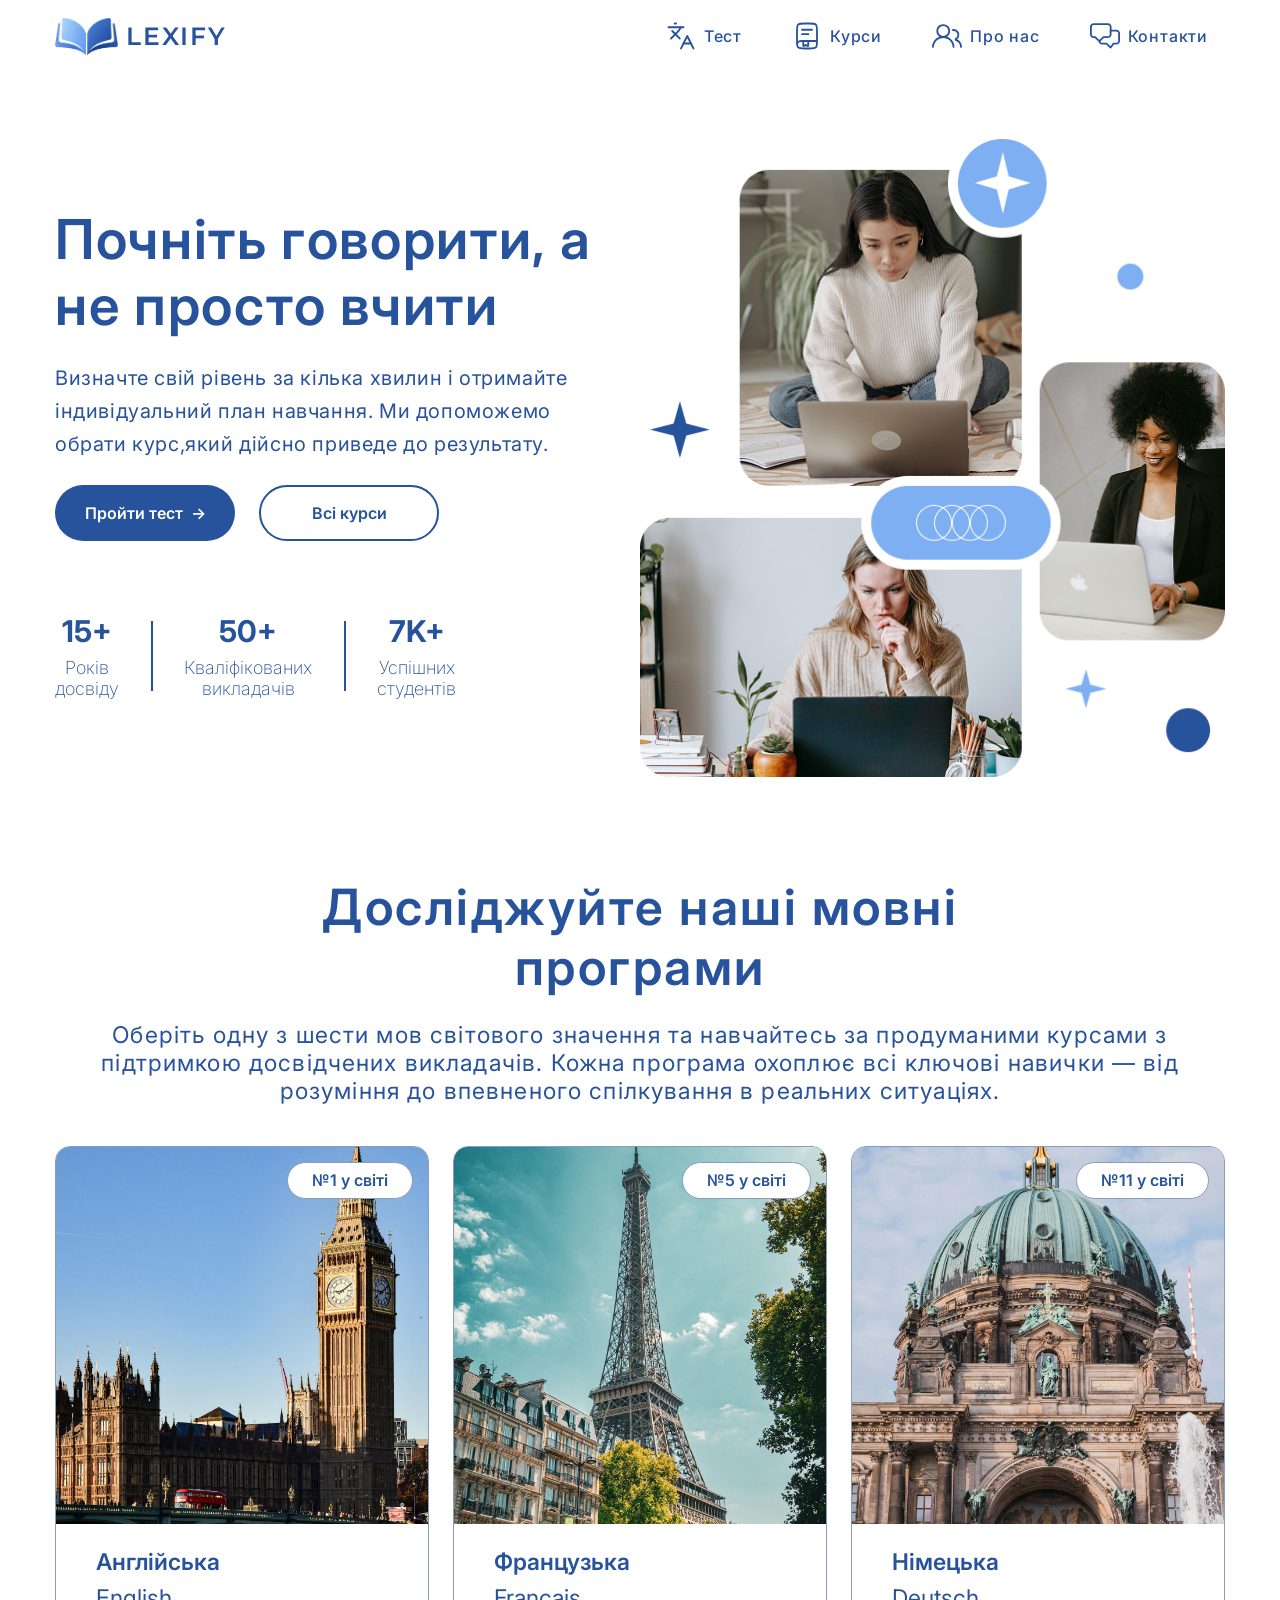
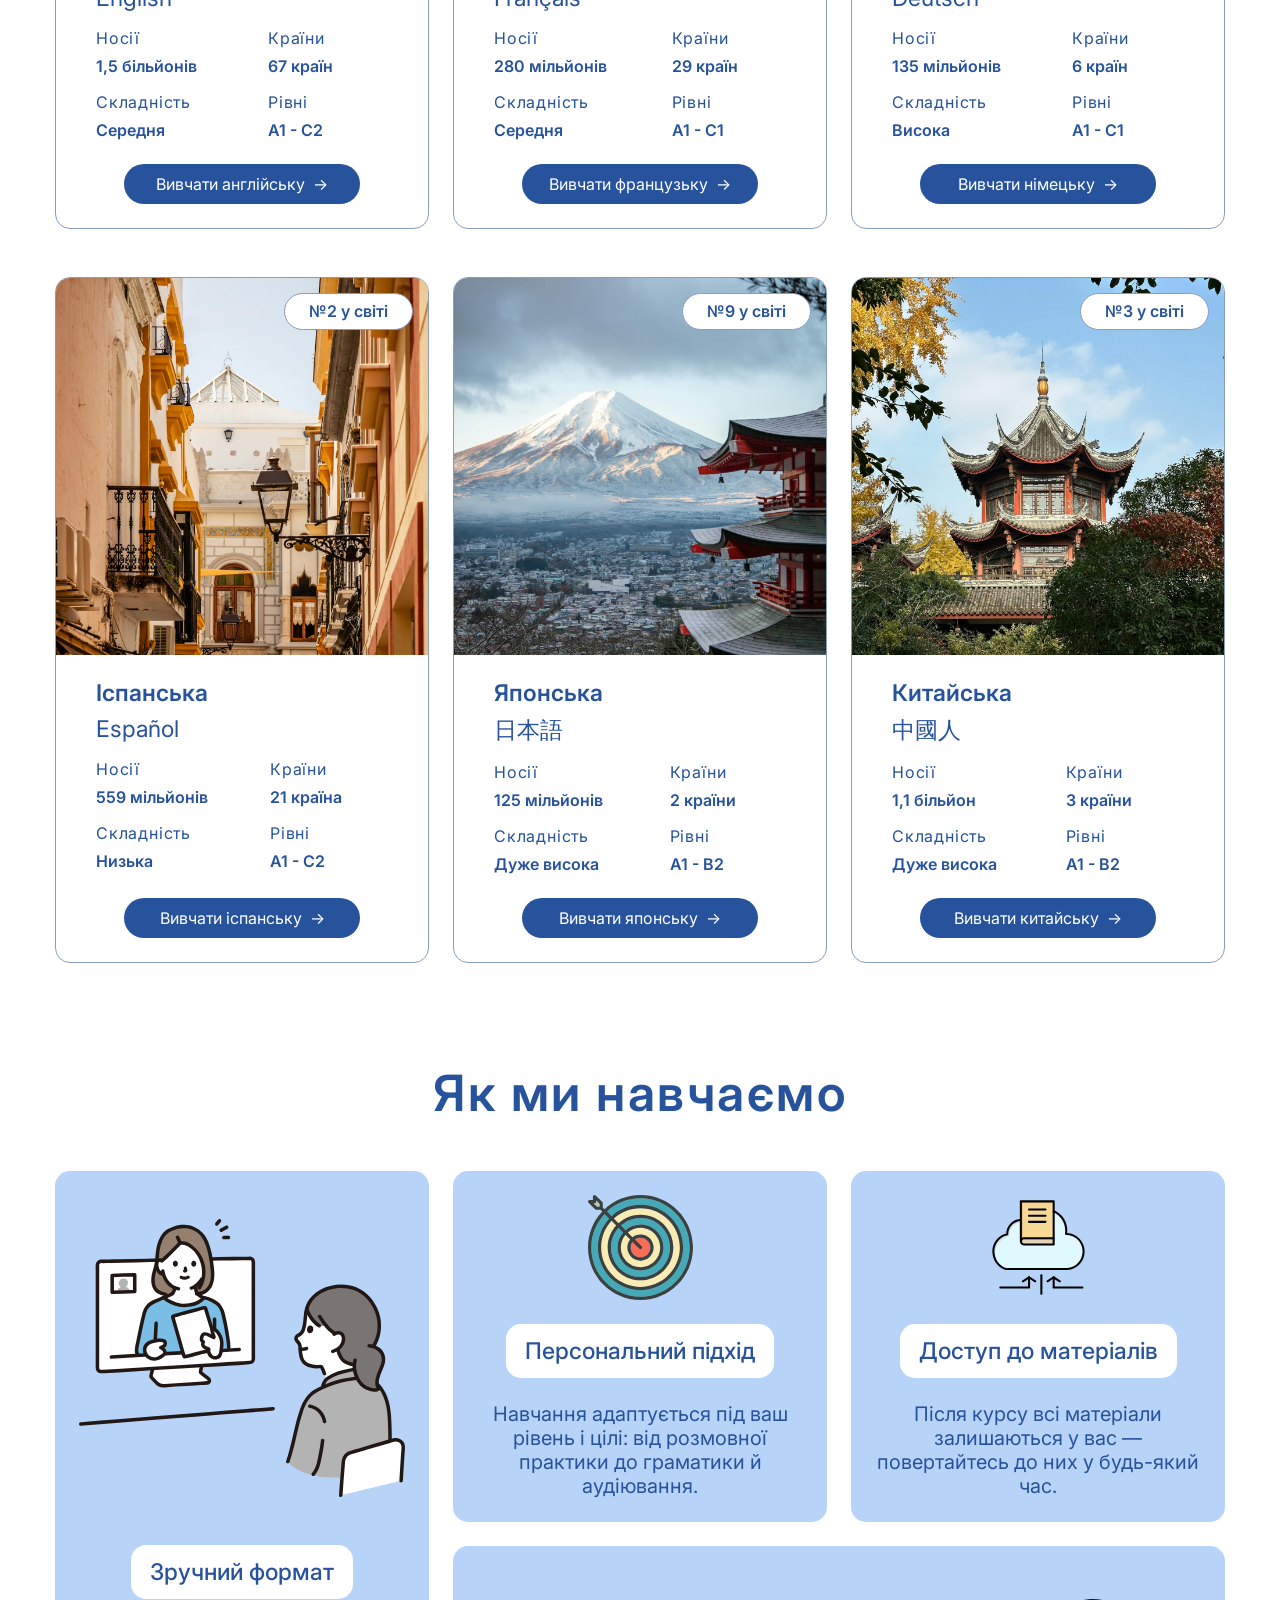
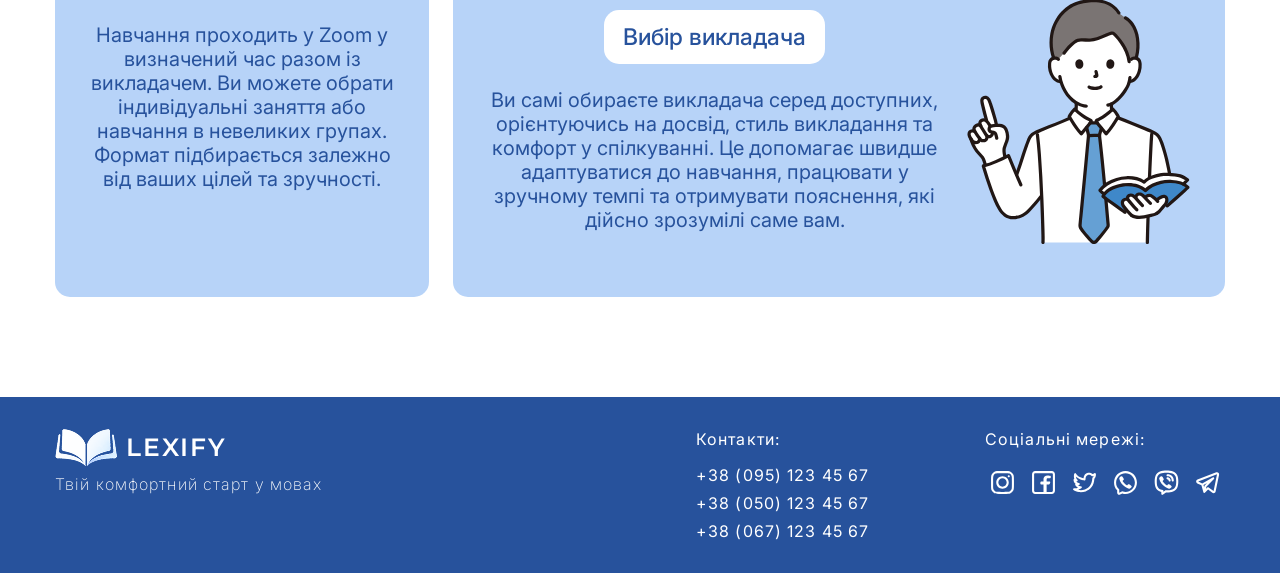
<file: index.html>
<!DOCTYPE html>
<html lang="en">

<head>
  <meta charset="UTF-8">
  <meta name="viewport" content="width=device-width, initial-scale=1.0">
  <link rel="stylesheet" href="style.css">
  <link rel="icon" type="image/png" href="favicon.png">
  <script src="script.js" defer></script>

  <link rel="preconnect" href="https://fonts.googleapis.com">
  <link rel="preconnect" href="https://fonts.gstatic.com" crossorigin>
  <link
    href="https://fonts.googleapis.com/css2?family=Inter:ital,opsz,wght@0,14..32,100..900;1,14..32,100..900&family=Montserrat:ital,wght@0,100..900;1,100..900&display=swap"
    rel="stylesheet">
  <title>Lexify</title>
</head>

<body>
  <div class="container">
    <header class="header">
      <a class="logo header__logo" href="/">
        <img class="logo__img" src="img/logo.png" alt="" aria-hidden="true">
        <h1 class="logo__title">LEXIFY</h1>
      </a>

      <nav class="header__nav">
        <ul class="header__list">
          <li class="header__item">
            <a class="header__link" href="test.html">
              <img class="header__link-img" src="img/nav-lang.svg" alt="" aria-hidden="true">
              <span class="header__link-label">Тест</span>
            </a>
          </li>

          <li class="header__item">
            <a class="header__link" href="#courses">
              <img class="header__link-img" src="img/nav-course.svg" alt="" aria-hidden="true">
              <span class="header__link-label">Курси</span>
            </a>
          </li>

          <li class="header__item">
            <a class="header__link" href="#about">
              <img class="header__link-img" src="img/nav-about.svg" alt="" aria-hidden="true">
              <span class="header__link-label">Про нас</span>
            </a>
          </li>

          <li class="header__item">
            <a class="header__link" href="#contacts">
              <img class="header__link-img" src="img/nav-contact.svg" alt="" aria-hidden="true">
              <span class="header__link-label">Контакти</span>
            </a>
          </li>
        </ul>
      </nav>
    </header>

    <main>
      <section class="hero">
        <div class="hero__content">
          <div class="hero__main">
            <h2 class="hero__title">Почніть говорити, а не просто вчити</h2>
            <p class="hero__text">Визначте свій рівень за кілька хвилин і отримайте індивідуальний план навчання. Ми
              допоможемо обрати курс,який дійсно приведе до результату.</p>
            <div class="btn-group hero__buttons">
              <a class="btn btn--md hero__btn" href="test.html">Пройти тест <span class="btn__arrow">→</span></a>
              <a class="btn btn--md btn--outline hero__btn" href="#courses">Всі курси</a>
            </div>
          </div>

          <div class="hero__facts">
            <div class="hero__fact">
              <span class="hero__fact-value">15+</span>
              <span class="hero__fact-label">Років <br> досвіду</span>
            </div>
            <div class="hero__fact">
              <span class="hero__fact-value">50+</span>
              <span class="hero__fact-label">Кваліфікованих <br> викладачів</span>
            </div>
            <div class="hero__fact">
              <span class="hero__fact-value">7K+</span>
              <span class="hero__fact-label">Успішних <br> студентів</span>
            </div>
          </div>
        </div>

        <img class="hero__img" src="img/test.png" alt="" aria-hidden="true">
      </section>

      <section class="courses" id="courses">
        <h2 class="title courses__title">Досліджуйте наші мовні програми</h2>
        <p class="courses__subtitle">Оберіть одну з шести мов світового значення та навчайтесь за продуманими курсами з
          підтримкою досвідчених викладачів. Кожна програма охоплює всі ключові навички — від розуміння до впевненого
          спілкування в реальних ситуаціях.</p>

        <div class="courses__grid">
          <article class="card courses__card">
            <div class="card__top">
              <img class="card__img" src="img/english.jpg" alt="" aria-hidden="true">
              <span class="card__badge">№1 у світі</span>
            </div>

            <div class="card__content">
              <div class="card__header">
                <h3 class="card__title">Англійська</h3>
                <p class="card__subtitle">English</p>
              </div>
              <ul class="card__stats">
                <li class="card__stat">
                  <span class="card__stat-label">Носії</span>
                  <span class="card__stat-value">1,5 більйонів</span>
                </li>
                <li class="card__stat">
                  <span class="card__stat-label">Країни</span>
                  <span class="card__stat-value">67 країн</span>
                </li>
                <li class="card__stat">
                  <span class="card__stat-label">Складність</span>
                  <span class="card__stat-value">Середня</span>
                </li>
                <li class="card__stat">
                  <span class="card__stat-label">Рівні</span>
                  <span class="card__stat-value">А1 - С2</span>
                </li>
              </ul>
              <a class="btn btn-sm card__btn" href="course.html?lang=en">Вивчати англійську <span class="btn__arrow">→</span></a>
            </div>
          </article>

          <article class="card courses__card">
            <div class="card__top">
              <img class="card__img" src="img/french.jpg" alt="" aria-hidden="true">
              <span class="card__badge">№5 у світі</span>
            </div>
            <div class="card__content">
              <div class="card__header">
                <h3 class="card__title">Французька</h3>
                <p class="card__subtitle">Français</p>
              </div>
              <ul class="card__stats">
                <li class="card__stat">
                  <span class="card__stat-label">Носії</span>
                  <span class="card__stat-value">280 мільйонів</span>
                </li>
                <li class="card__stat">
                  <span class="card__stat-label">Країни</span>
                  <span class="card__stat-value">29 країн</span>
                </li>
                <li class="card__stat">
                  <span class="card__stat-label">Складність</span>
                  <span class="card__stat-value">Середня</span>
                </li>
                <li class="card__stat">
                  <span class="card__stat-label">Рівні</span>
                  <span class="card__stat-value">А1 - С1</span>
                </li>
              </ul>
              <a class="btn btn-sm card__btn" href="course.html?lang=fr">Вивчати французьку <span class="btn__arrow">→</span></a>
            </div>
          </article>

          <article class="card courses__card">
            <div class="card__top">
              <img class="card__img" src="img/german.jpg" alt="" aria-hidden="true">
              <span class="card__badge">№11 у світі</span>
            </div>
            <div class="card__content">
              <div class="card__header">
                <h3 class="card__title">Німецька</h3>
                <p class="card__subtitle">Deutsch</p>
              </div>
              <ul class="card__stats">
                <li class="card__stat">
                  <span class="card__stat-label">Носії</span>
                  <span class="card__stat-value">135 мільйонів</span>
                </li>
                <li class="card__stat">
                  <span class="card__stat-label">Країни</span>
                  <span class="card__stat-value">6 країн</span>
                </li>
                <li class="card__stat">
                  <span class="card__stat-label">Складність</span>
                  <span class="card__stat-value">Висока</span>
                </li>
                <li class="card__stat">
                  <span class="card__stat-label">Рівні</span>
                  <span class="card__stat-value">А1 - С1</span>
                </li>
              </ul>
              <a class="btn btn-sm card__btn" href="course.html?lang=de">Вивчати німецьку <span class="btn__arrow">→</span></a>
            </div>
          </article>

          <article class="card courses__card">
            <div class="card__top">
              <img class="card__img" src="img/spanish.jpg" alt="" aria-hidden="true">
              <span class="card__badge">№2 у світі</span>
            </div>
            <div class="card__content">
              <div class="card__header">
                <h3 class="card__title">Іспанська</h3>
                <p class="card__subtitle">Español</p>
              </div>

              <ul class="card__stats">
                <li class="card__stat">
                  <span class="card__stat-label">Носії</span>
                  <span class="card__stat-value">559 мільйонів</span>
                </li>
                <li class="card__stat">
                  <span class="card__stat-label">Країни</span>
                  <span class="card__stat-value">21 країна</span>
                </li>
                <li class="card__stat">
                  <span class="card__stat-label">Складність</span>
                  <span class="card__stat-value">Низька</span>
                </li>
                <li class="card__stat">
                  <span class="card__stat-label">Рівні</span>
                  <span class="card__stat-value">А1 - С2</span>
                </li>
              </ul>
              <a class="btn btn-sm card__btn" href="course.html?lang=es">Вивчати іспанську <span class="btn__arrow">→</span></a>
            </div>
          </article>

          <article class="card courses__card">
            <div class="card__top">
              <img class="card__img" src="img/japanese.jpg" alt="" aria-hidden="true">
              <span class="card__badge">№9 у світі</span>
            </div>

            <div class="card__content">
              <div class="card__header">
                <h3 class="card__title">Японська</h3>
                <p class="card__subtitle">日本語</p>
              </div>

              <ul class="card__stats">
                <li class="card__stat">
                  <span class="card__stat-label">Носії</span>
                  <span class="card__stat-value">125 мільйонів</span>
                </li>
                <li class="card__stat">
                  <span class="card__stat-label">Країни</span>
                  <span class="card__stat-value">2 країни</span>
                </li>
                <li class="card__stat">
                  <span class="card__stat-label">Складність</span>
                  <span class="card__stat-value">Дуже висока</span>
                </li>
                <li class="card__stat">
                  <span class="card__stat-label">Рівні</span>
                  <span class="card__stat-value">А1 - В2</span>
                </li>
              </ul>

              <a class="btn btn-sm card__btn" href="course.html?lang=ja">Вивчати японську <span class="btn__arrow">→</span></a>
            </div>
          </article>

          <article class="card courses__card">
            <div class="card__top">
              <img class="card__img" src="img/chinese.jpg" alt="chinese course">
              <span class="card__badge">№3 у світі</span>
            </div>

            <div class="card__content">
              <div class="card__header">
                <h3 class="card__title">Китайська</h3>
                <p class="card__subtitle">中國人</p>
              </div>

              <ul class="card__stats">
                <li class="card__stat">
                  <span class="card__stat-label">Носії</span>
                  <span class="card__stat-value">1,1 більйон</span>
                </li>
                <li class="card__stat">
                  <span class="card__stat-label">Країни</span>
                  <span class="card__stat-value">3 країни</span>
                </li>
                <li class="card__stat">
                  <span class="card__stat-label">Складність</span>
                  <span class="card__stat-value">Дуже висока</span>
                </li>
                <li class="card__stat">
                  <span class="card__stat-label">Рівні</span>
                  <span class="card__stat-value">А1 - В2</span>
                </li>
              </ul>

              <a class="btn btn-sm card__btn" href="course.html?lang=zh">Вивчати китайську <span class="btn__arrow">→</span></a>
            </div>
          </article>
        </div>
      </section>

      <section class="about" id="about">
        <h2 class="title about__title">Як ми навчаємо</h2>
        <ul class="about__grid">
          <li class="fact about__item">
            <img class="fact__img" src="img/about-format.svg" alt="" aria-hidden="true">
            <div class="fact__content">
              <h3 class="fact__title">Зручний формат</h3>
              <p class="fact__text">Навчання проходить у Zoom у визначений час разом із викладачем. Ви можете обрати
                індивідуальні заняття або навчання в невеликих групах. Формат підбирається залежно від ваших цілей та
                зручності.</p>
            </div>
          </li>

          <li class="fact about__item">
            <img class="fact__img" src="img/about-personal.svg" alt="" aria-hidden="true">
            <div class="fact__content">
              <h3 class="fact__title">Персональний підхід</h3>
              <p class="fact__text">Навчання адаптується під ваш рівень і цілі: від розмовної практики до граматики й
                аудіювання.</p>
            </div>
          </li>

          <li class="fact about__item">
            <img class="fact__img" src="img/about-materials.svg" alt="" aria-hidden="true">
            <div class="fact__content">
              <h3 class="fact__title">Доступ до матеріалів</h3>
              <p class="fact__text">Після курсу всі матеріали залишаються у вас — повертайтесь до них у будь-який час.
              </p>
            </div>
          </li>

          <li class="fact fact--wide about__item">
            <img class="fact__img" src="img/about-teacher.svg" alt="" aria-hidden="true">
            <div class="fact__content">
              <h3 class="fact__title">Вибір викладача</h3>
              <p class="fact__text">Ви самі обираєте викладача серед доступних, орієнтуючись на досвід, стиль викладання
                та комфорт у спілкуванні. Це допомагає швидше адаптуватися до навчання, працювати у зручному темпі та
                отримувати пояснення, які дійсно зрозумілі саме вам.</p>
            </div>
          </li>
        </ul>
      </section>
    </main>
  </div>

  <footer class="footer" id="contacts">
    <div class="container footer__container">
      <div class="footer__brand">
        <a class="logo footer__logo" href="/">
          <img class="logo__img" src="img/logo-white.png" alt="" aria-hidden="true">
          <span class="logo__title logo__title--white">LEXIFY</span>
        </a>
        <p class="footer__slogan">Твій комфортний старт у мовах</p>
      </div>

      <div class="footer__info">
        <div class="footer__contacts">
          <h4 class="footer-text footer__contacts-title">Контакти:</h4>
          <ul class="footer-text footer__contacts-list">
            <li class="footer__contacts-item">
              <a class="footer__contacts-link" href="tel:+380951234567">+38 (095) 123 45 67</a>
            </li>
            <li class="footer__contacts-item">
              <a href="tel:+380501234567" class="footer__contacts-link">+38 (050) 123 45 67</a>
            </li>
            <li class="footer__contacts-item">
              <a href="tel:+3806701234567" class="footer__contacts-link">+38 (067) 123 45 67</a>
            </li>
          </ul>
        </div>

        <div class=" footer__socials">
          <h4 class="footer-text footer__socials-title">Соціальні мережі:</h4>
          <ul class="footer__socials-list">
            <li class="footer__socials-item">
              <a href="" class="footer__socials-link">
                <img src="img/footer-inst.svg" alt="instagram">
              </a>
            </li>

            <li class="footer__socials-item">
              <a href="" class="footer__socials-link">
                <img src="img/footer-facebook.svg" alt="facebook">
              </a>
            </li>

            <li class="footer__socials-item">
              <a href="" class="footer__socials-link">
                <img src="img/footer-twitter.svg" alt="twitter">
              </a>
            </li>

            <li class="footer__socials-item">
              <a href="" class="footer__socials-link">
                <img src="img/footer-whatsapp.svg" alt="whatsapp">
              </a>
            </li>

            <li class="footer__socials-item">
              <a href="" class="footer__socials-link">
                <img src="img/footer-viber.svg" alt="viber">
              </a>
            </li>

            <li class="footer__socials-item">
              <a href="" class="footer__socials-link">
                <img src="img/footer-tg.svg" alt="telegram">
              </a>
            </li>
          </ul>
        </div>
      </div>
    </div>
  </footer>
</body>

</html>
</file>
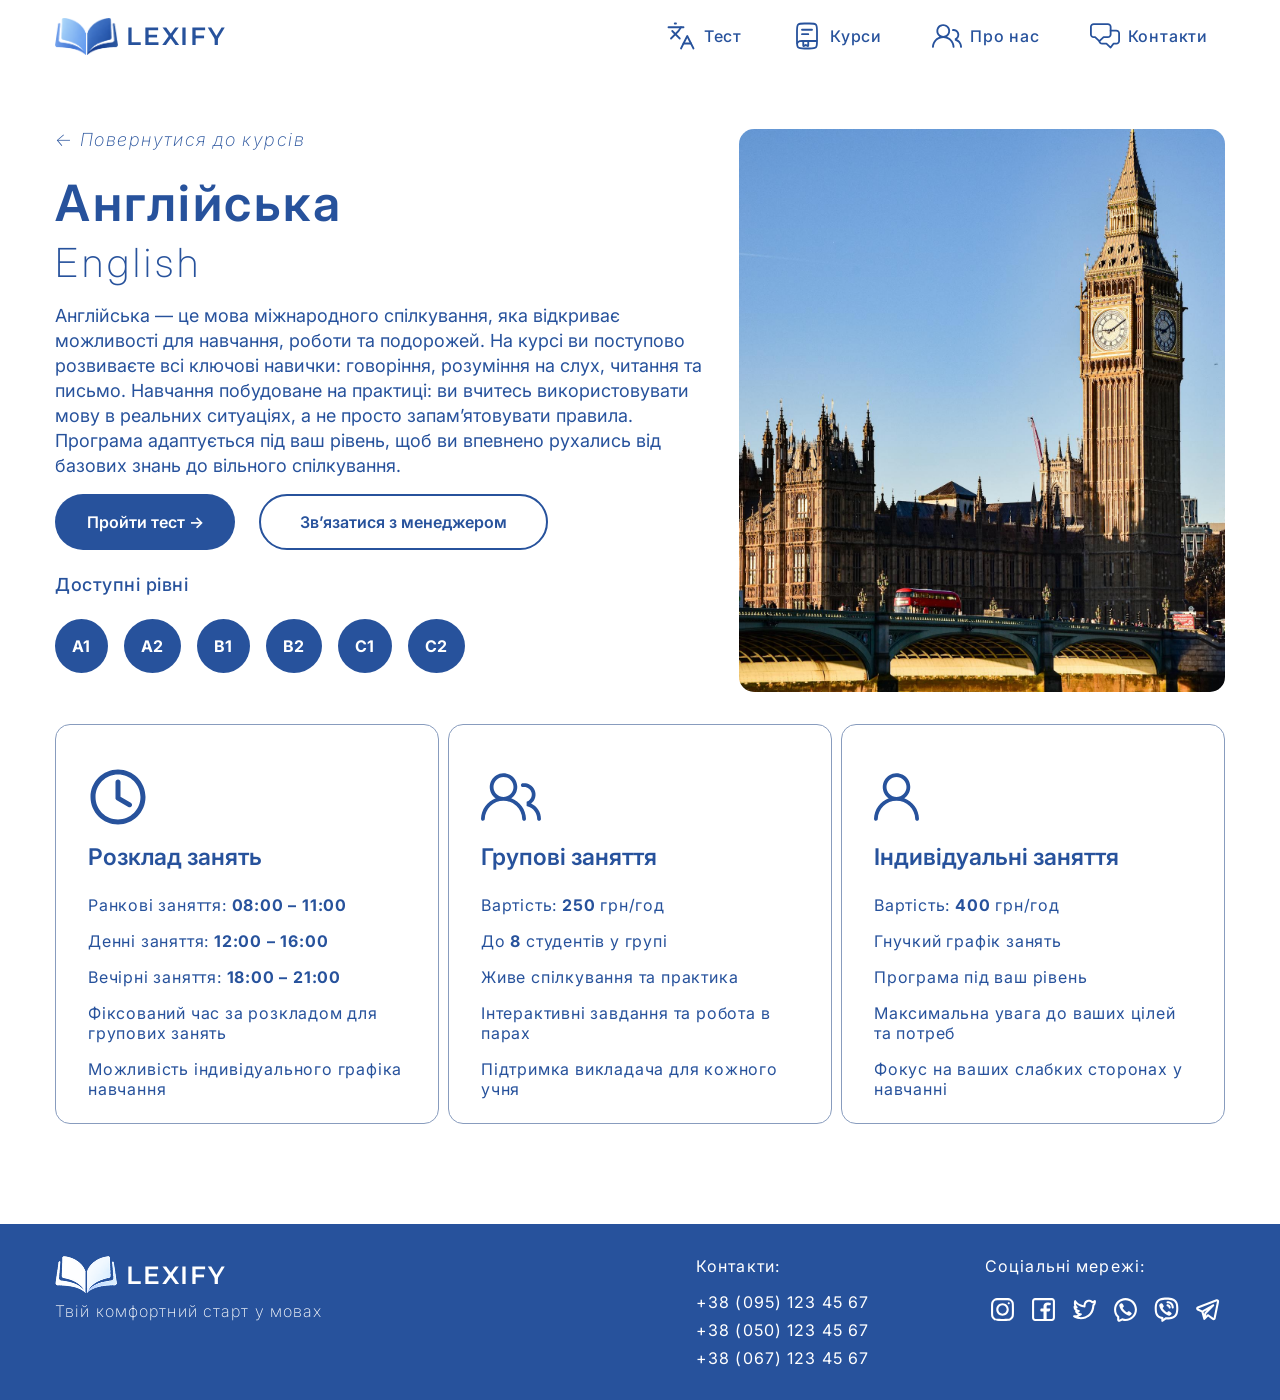
<file: course.html>
<!DOCTYPE html>
<html lang="en">

<head>
  <meta charset="UTF-8">
  <meta name="viewport" content="width=device-width, initial-scale=1.0">
  <link rel="stylesheet" href="style.css">
  <link rel="icon" type="image/png" href="favicon.png">
  <script src="script.js" defer></script>

  <link rel="preconnect" href="https://fonts.googleapis.com">
  <link rel="preconnect" href="https://fonts.gstatic.com" crossorigin>
  <link
    href="https://fonts.googleapis.com/css2?family=Inter:ital,opsz,wght@0,14..32,100..900;1,14..32,100..900&family=Montserrat:ital,wght@0,100..900;1,100..900&display=swap"
    rel="stylesheet">
  <title>Lexify Course</title>
</head>

<body>
  <div class="container">
    <header class="header">
      <a class="logo header__logo" href="/">
        <img class="logo__img" src="img/logo.png" alt="" aria-hidden="true">
        <h1 class="logo__title">LEXIFY</h1>
      </a>

      <nav class="header__nav">
        <ul class="header__list">
          <li class="header__item">
            <a class="header__link" href="#">
              <img class="header__link-img" src="img/nav-lang.svg" alt="" aria-hidden="true">
              <span class="header__link-label">Тест</span>
            </a>
          </li>

          <li class="header__item">
            <a class="header__link" href="index.html#courses">
              <img class="header__link-img" src="img/nav-course.svg" alt="" aria-hidden="true">
              <span class="header__link-label">Курси</span>
            </a>
          </li>

          <li class="header__item">
            <a class="header__link" href="index.html#about">
              <img class="header__link-img" src="img/nav-about.svg" alt="" aria-hidden="true">
              <span class="header__link-label">Про нас</span>
            </a>
          </li>

          <li class="header__item">
            <a class="header__link" href="index.html#contacts">
              <img class="header__link-img" src="img/nav-contact.svg" alt="" aria-hidden="true">
              <span class="header__link-label">Контакти</span>
            </a>
          </li>
        </ul>
      </nav>
    </header>

    <main>
      <section class="program">
        <div class="program__info">
          <a class="program__link" href="index.html#courses">← Повернутися до курсів</a>

          <div class="program__header">
            <h2 class="title program__title" id="course-title">Англійська</h2>
            <p class="program__subtitle" id="course-subtitle">English</p>
          </div>

          <p class="program__text" id="course-desc">Англійська — це мова міжнародного спілкування, яка відкриває можливості для навчання,
            роботи та подорожей. На
            курсі ви поступово розвиваєте всі ключові навички: говоріння, розуміння на слух, читання та письмо. Навчання
            побудоване на практиці: ви вчитесь використовувати мову в реальних ситуаціях, а не просто запам’ятовувати
            правила. Програма адаптується під ваш рівень, щоб ви впевнено рухались від базових знань до вільного
            спілкування.</p>

          <div class="btn-group program__buttons">
            <a class="btn btn--md program__btn" href="test.html">Пройти тест → </a>
            <button class="btn btn--md btn--outline program__btn">Зв’язатися з менеджером</button>
          </div>

          <h3 class="program__level-label">Доступні рівні</h3>
          <ul class="program__levels" id="course-levels">
            <li class="level program__level">А1</li>
            <li class="level program__level">А2</li>
            <li class="level program__level">B1</li>
            <li class="level program__level">B2</li>
            <li class="level program__level">C1</li>
            <li class="level program__level">C2</li>
          </ul>
        </div>

        <img class="program__img" id="course-img" src="img/english.jpg" alt="" aria-hidden="true">
      </section>

      <section class="details">
        <article class="offer details__card">
          <img class="offer__img" src="img/course-schedule.svg" alt="" aria-hidden="true">
          <div class="offer__content">
            <h3 class="offer__title">Розклад занять</h3>
            <ul class="offer__list">
              <li class="offer__item">Ранкові заняття: <span class="offer__accent">08:00 – 11:00</span></li>
              <li class="offer__item">Денні заняття: <span class="offer__accent">12:00 – 16:00</span></li>
              <li class="offer__item">Вечірні заняття: <span class="offer__accent">18:00 – 21:00</span></li>
              <li class="offer__item">Фіксований час за розкладом для групових занять</li>
              <li class="offer__item">Можливість індивідуального графіка навчання</li>
            </ul>
          </div>
        </article>

        <article class="offer details__card">
          <img class="offer__img" src="img/course-pair.svg" alt="" aria-hidden="true">
          <div class="offer__content">
            <h3 class="offer__title">Групові заняття</h3>
            <ul class="offer__list">
              <li class="offer__item">Вартість: <span class="offer__accent" id="price-group">250</span> грн/год</li>
              <li class="offer__item">До <span class="offer__accent">8</span> студентів у групі</li>
              <li class="offer__item">Живе спілкування та практика</li>
              <li class="offer__item">Інтерактивні завдання та робота в парах</li>
              <li class="offer__item">Підтримка викладача для кожного учня</li>
            </ul>
          </div>
        </article>

        <article class="offer details__card">
          <img class="offer__img" src="img/course-single.svg" alt="" aria-hidden="true">
          <div class="offer__content">
            <h3 class="offer__title">Індивідуальні заняття</h3>
            <ul class="offer__list">
              <li class="offer__item">Вартість: <span class="offer__accent" id="price-individual">400</span> грн/год</li>
              <li class="offer__item">Гнучкий графік занять</li>
              <li class="offer__item">Програма під ваш рівень</li>
              <li class="offer__item">Максимальна увага до ваших цілей та потреб</li>
              <li class="offer__item">Фокус на ваших слабких сторонах у навчанні</li>
            </ul>
          </div>
        </article>
      </section>
    </main>
  </div>

  <footer class="footer" id="contacts">
    <div class="container footer__container">
      <div class="footer__brand">
        <a class="logo footer__logo" href="/">
          <img class="logo__img" src="img/logo-white.png" alt="" aria-hidden="true">
          <span class="logo__title logo__title--white">LEXIFY</span>
        </a>
        <p class="footer__slogan">Твій комфортний старт у мовах</p>
      </div>

      <div class="footer__info">
        <div class="footer__contacts">
          <h4 class="footer-text footer__contacts-title">Контакти:</h4>
          <ul class="footer-text footer__contacts-list">
            <li class="footer__contacts-item">
              <a class="footer__contacts-link" href="tel:+380951234567">+38 (095) 123 45 67</a>
            </li>
            <li class="footer__contacts-item">
              <a href="tel:+380501234567" class="footer__contacts-link">+38 (050) 123 45 67</a>
            </li>
            <li class="footer__contacts-item">
              <a href="tel:+3806701234567" class="footer__contacts-link">+38 (067) 123 45 67</a>
            </li>
          </ul>
        </div>

        <div class=" footer__socials">
          <h4 class="footer-text footer__socials-title">Соціальні мережі:</h4>
          <ul class="footer__socials-list">
            <li class="footer__socials-item">
              <a href="" class="footer__socials-link">
                <img src="img/footer-inst.svg" alt="instagram">
              </a>
            </li>

            <li class="footer__socials-item">
              <a href="" class="footer__socials-link">
                <img src="img/footer-facebook.svg" alt="facebook">
              </a>
            </li>

            <li class="footer__socials-item">
              <a href="" class="footer__socials-link">
                <img src="img/footer-twitter.svg" alt="twitter">
              </a>
            </li>

            <li class="footer__socials-item">
              <a href="" class="footer__socials-link">
                <img src="img/footer-whatsapp.svg" alt="whatsapp">
              </a>
            </li>

            <li class="footer__socials-item">
              <a href="" class="footer__socials-link">
                <img src="img/footer-viber.svg" alt="viber">
              </a>
            </li>

            <li class="footer__socials-item">
              <a href="" class="footer__socials-link">
                <img src="img/footer-tg.svg" alt="telegram">
              </a>
            </li>
          </ul>
        </div>
      </div>
    </div>
  </footer>
</body>

</html>
</file>
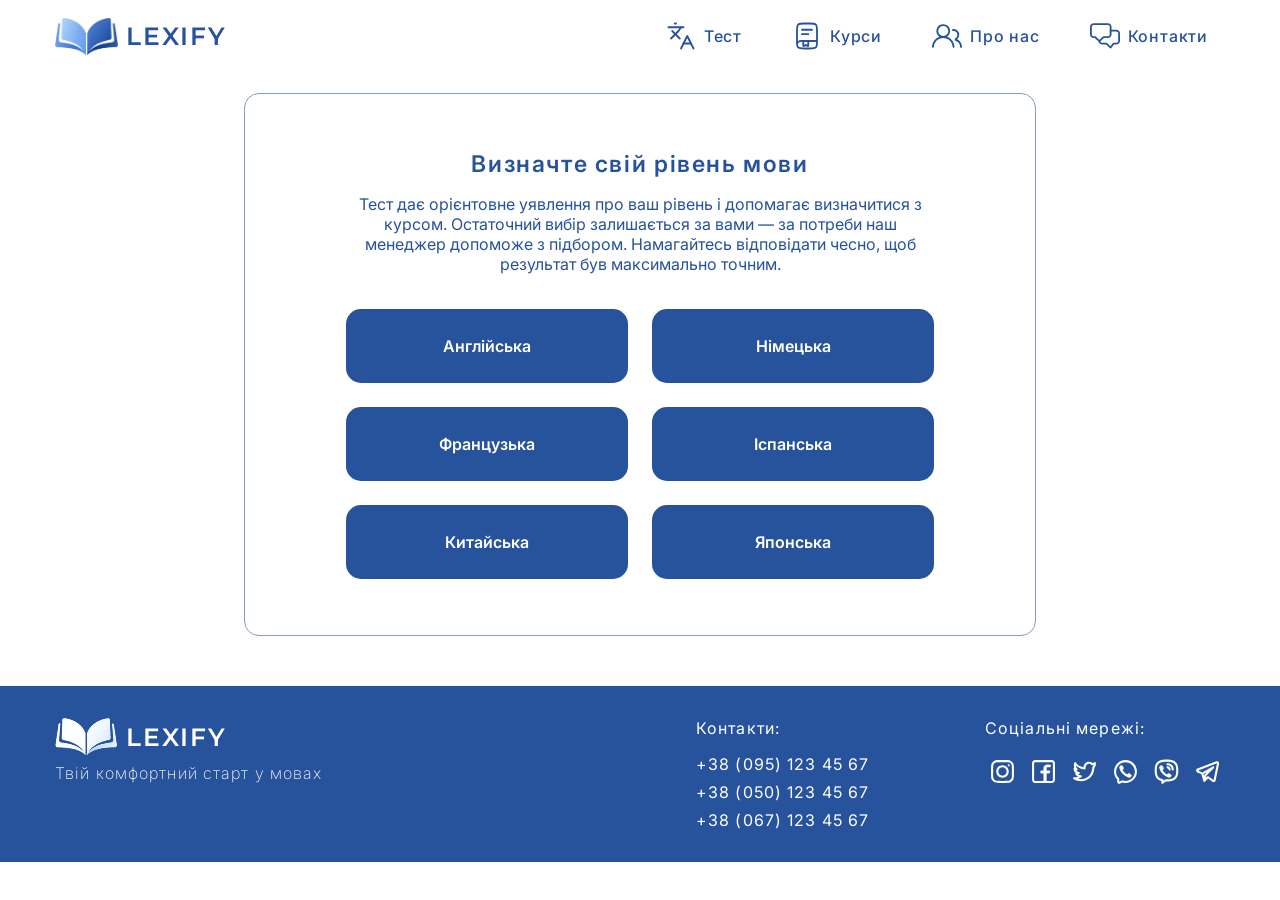
<file: test.html>
<!DOCTYPE html>
<html lang="en">

<head>
  <meta charset="UTF-8">
  <meta name="viewport" content="width=device-width, initial-scale=1.0">
  <link rel="stylesheet" href="style.css">
  <link rel="icon" type="image/png" href="favicon.png">

  <link rel="preconnect" href="https://fonts.googleapis.com">
  <link rel="preconnect" href="https://fonts.gstatic.com" crossorigin>
  <link
    href="https://fonts.googleapis.com/css2?family=Inter:ital,opsz,wght@0,14..32,100..900;1,14..32,100..900&family=Montserrat:ital,wght@0,100..900;1,100..900&display=swap"
    rel="stylesheet">
  <title>Level Test</title>
</head>

<body>
  <div class="container">
    <header class="header">
      <a class="logo header__logo" href="/">
        <img class="logo__img" src="img/logo.png" alt="" aria-hidden="true">
        <h1 class="logo__title">LEXIFY</h1>
      </a>

      <nav class="header__nav">
        <ul class="header__list">
          <li class="header__item">
            <a class="header__link" href="#">
              <img class="header__link-img" src="img/nav-lang.svg" alt="" aria-hidden="true">
              <span class="header__link-label">Тест</span>
            </a>
          </li>

          <li class="header__item">
            <a class="header__link" href="index.html#courses">
              <img class="header__link-img" src="img/nav-course.svg" alt="" aria-hidden="true">
              <span class="header__link-label">Курси</span>
            </a>
          </li>

          <li class="header__item">
            <a class="header__link" href="index.html#about">
              <img class="header__link-img" src="img/nav-about.svg" alt="" aria-hidden="true">
              <span class="header__link-label">Про нас</span>
            </a>
          </li>

          <li class="header__item">
            <a class="header__link" href="index.html#contacts">
              <img class="header__link-img" src="img/nav-contact.svg" alt="" aria-hidden="true">
              <span class="header__link-label">Контакти</span>
            </a>
          </li>
        </ul>
      </nav>
    </header>

    <main>
      <section class="start" id="start-section">
        <article class="test-layout start__content">
          <h2 class="start__title">Визначте свій рівень мови</h2>
          <p class="start__text">Тест дає орієнтовне уявлення про ваш рівень і допомагає визначитися з курсом.
            Остаточний вибір залишається за
            вами — за потреби наш менеджер допоможе з підбором. Намагайтесь відповідати чесно, щоб результат був
            максимально
            точним.</p>
          <ul class="start__list">
            <li class="start__item">
              <a class="btn btn--max start__btn" id="en">Англійська</a>
            </li>
            <li class="start__item">
              <a class="btn btn--max start__btn" id="de">Німецька</a>
            </li>
            <li class="start__item">
              <a class="btn btn--max start__btn" id="fr">Французька</a>
            </li>
            <li class="start__item">
              <a class="btn btn--max start__btn" id="es">Іспанська</a>
            </li>
            <li class="start__item">
              <a class="btn btn--max  start__btn" id="zh">Китайська</a>
            </li>
            <li class="start__item">
              <a class="btn btn--max start__btn" id="ja">Японська</a>
            </li>
          </ul>
        </article>
      </section>

      <section class="quiz" id="quiz-section" style="display: none;">
        <article class="test-layout quiz__content">
          <div class="quiz__header">
            <div class="quiz__label">
              <span class="quiz__language" id="quiz-lang">Англійська</span>
              <span class="quiz__counter">Питання <span id="current-q">1</span> / <span id="total-q">16</span></span>
            </div>
            <div class="progress">
              <div class="progress__line" id="progress-line" style="width: 6.25%;"></div>
            </div>
          </div>

          <h2 class="test-title quiz__question" id="quiz-question">I ___ a student.</h2>

          <form class="quiz__form" id="quiz-form">
            <div class="quiz__options">
              <label class="quiz__answer">
                <input class="quiz__input" type="radio" name="quiz-answer" value="am" required>
                <span class="quiz__answer-text">am</span>
              </label>
              <label class="quiz__answer">
                <input class="quiz__input" type="radio" name="quiz-answer" value="is">
                <span class="quiz__answer-text">is</span>
              </label>
              <label class="quiz__answer">
                <input class="quiz__input" type="radio" name="quiz-answer" value="are">
                <span class="quiz__answer-text">are</span>
              </label>
              <label class="quiz__answer">
                <input class="quiz__input" type="radio" name="quiz-answer" value="be">
                <span class="quiz__answer-text">be</span>
              </label>
            </div>

            <div class="quiz__footer">
              <a href="index.html" class="btn btn--lg btn--outline quiz__btn">Повернутися на головну</a>
              <button type="submit" class="btn btn--lg quiz__btn" id="next-btn" disabled>
                Наступне питання
              </button>
            </div>
          </form>
        </article>
      </section>

      <section class="result" id="result-section" style="display: none;">
        <article class="test-layout result__content">
          <h2 class="test-title result__title">Тест завершено!</h2>
          <div class="result__outcome">
            <div class="result__proficiency">
              <p class="result__label">Ваш рівень володіння мовою</p>
              <span class="result__value" id="result-level">A1–A2</span>
            </div>
            <p class="result__score" id="result-score">Ваш результат: 3 / 16</p>
          </div>
          <div class="result-info result__about">
            <h3 class="result-info__header">Про ваш рівень</h3>
            <p class="result-info__desc-about" id="result-text-about">Ви тільки починаєте знайомство з мовою або маєте базові знання. Вам може бути
              складно розуміти мовлення на
              слух і будувати речення самостійно, але це нормальний етап на початку навчання.</p>
          </div>
          <div class="result-info result__reco">
            <h3 class="result-info__header">Рекомандації</h3>
            <p class="result-info__desc-reco" id="result-text-reco">Рекомендуємо розпочати з групових занять, щоб поступово освоїти основи разом з
              іншими студентами. Такий
              формат допомагає закріпити базу, звикнути до мови та не втратити мотивацію.</p>
          </div>

          <div class="result__btns">
            <a class="btn btn--lg btn--outline result__btn" href="index.html">Повернутися на головну сторінку</a>
            <a class="btn btn--lg btn--light result__btn" href="test.html">Спробувати ще раз</a>
            <a class="btn btn--lg btn--wide result__btn" href="index.html#contacts">Зв’язатися з менеджером</a>
          </div>
        </article>
      </section>
    </main>

  </div>

  <footer class="footer" id="contacts">
    <div class="container footer__container">
      <div class="footer__brand">
        <a class="logo footer__logo" href="/">
          <img class="logo__img" src="img/logo-white.png" alt="" aria-hidden="true">
          <span class="logo__title logo__title--white">LEXIFY</span>
        </a>
        <p class="footer__slogan">Твій комфортний старт у мовах</p>
      </div>

      <div class="footer__info">
        <div class="footer__contacts">
          <h4 class="footer-text footer__contacts-title">Контакти:</h4>
          <ul class="footer-text footer__contacts-list">
            <li class="footer__contacts-item">
              <a class="footer__contacts-link" href="tel:+380951234567">+38 (095) 123 45 67</a>
            </li>
            <li class="footer__contacts-item">
              <a href="tel:+380501234567" class="footer__contacts-link">+38 (050) 123 45 67</a>
            </li>
            <li class="footer__contacts-item">
              <a href="tel:+3806701234567" class="footer__contacts-link">+38 (067) 123 45 67</a>
            </li>
          </ul>
        </div>

        <div class=" footer__socials">
          <h4 class="footer-text footer__socials-title">Соціальні мережі:</h4>
          <ul class="footer__socials-list">
            <li class="footer__socials-item">
              <a href="" class="footer__socials-link">
                <img src="img/footer-inst.svg" alt="instagram">
              </a>
            </li>

            <li class="footer__socials-item">
              <a href="" class="footer__socials-link">
                <img src="img/footer-facebook.svg" alt="facebook">
              </a>
            </li>

            <li class="footer__socials-item">
              <a href="" class="footer__socials-link">
                <img src="img/footer-twitter.svg" alt="twitter">
              </a>
            </li>

            <li class="footer__socials-item">
              <a href="" class="footer__socials-link">
                <img src="img/footer-whatsapp.svg" alt="whatsapp">
              </a>
            </li>

            <li class="footer__socials-item">
              <a href="" class="footer__socials-link">
                <img src="img/footer-viber.svg" alt="viber">
              </a>
            </li>

            <li class="footer__socials-item">
              <a href="" class="footer__socials-link">
                <img src="img/footer-tg.svg" alt="telegram">
              </a>
            </li>
          </ul>
        </div>
      </div>
    </div>
  </footer>
</body>

</html>
</file>
<file: style.css>
:root {
  --color-main: #27529C;
  --color-second: #ffffff;
  --color-border: #889CBE;
  --font-main: 'Inter', sans-serif;
  --font-logo: 'Montserrat', sans-serif;
  --border-radius: 15px;
  --border-radius-btn: 30px;
}

*,
*::before,
*::after {
  margin: 0;
  padding: 0;
  box-sizing: border-box;
}

html {
  scroll-behavior: smooth;
}

body {
  font-family: var(--font-main);
  color: var(--color-main);
}

button {
  font-family: inherit;
  color: inherit;
}

ul,
ol {
  list-style: none;
}

img {
  max-width: 100%;
  display: block;
}

a {
  text-decoration: none;
  color: inherit;
}

button {
  cursor: pointer;
}

.container {
  max-width: 1200px;
  margin: 0 auto;
  padding: 0 15px;
}

/* HEADER */
.header {
  padding: 10px 0 11px;
  display: flex;
  justify-content: space-between;
  align-items: center;

  position: sticky;
  top: 0;
  z-index: 10;
  background-color: var(--color-second);
}

.logo {
  display: flex;
  align-items: center;
  gap: 8px;
}

.logo__img {
  width: 63px;
  height: 37px;
}

.logo__title {
  font-family: var(--font-logo);
  font-weight: 600;
  font-size: 25px;
  letter-spacing: 0.07em;
}

.header__list {
  display: flex;
  align-items: center;
  gap: 16px;
}

.header__link {
  display: flex;
  align-items: center;
  gap: 8px;
  padding: 10px 16px;

  font-weight: 500;
  font-size: 16px;
  letter-spacing: 0.05em;

  border: 1px solid transparent;
  border-radius: var(--border-radius-btn);
  transition: background-color 0.3s ease-in-out, border-radius 0.3s ease-in-out;
}

.header__link:hover,
.header__link:focus-visible {
  background-color: #7DAFF240;
  outline: none;
}

.header__link-img {
  width: 30px;
  height: auto;
  aspect-ratio: 1/1;
}

/* MAIN */
/* HERO */
.hero {
  display: flex;
  justify-content: space-between;
  align-items: center;
  gap: 26px;
  padding: 56px 0 100px;
}

.hero__main {
  display: flex;
  flex-direction: column;
  gap: 24px;
}

.hero__title {
  font-weight: 600;
  font-size: 55px;
  letter-spacing: 0.03em;
}

.hero__text {
  font-weight: 400;
  font-size: 20px;
  line-height: 1.65;
  letter-spacing: 0.03em;
}

.btn-group {
  display: flex;
  gap: 24px;
}

.btn {
  display: flex;
  align-items: center;
  justify-content: center;
  gap: 8px;

  font-size: 16px;
  color: var(--color-second);
  cursor: pointer;

  background-color: var(--color-main);
  border: 2px solid transparent;
  border-radius: var(--border-radius-btn);
  transition: all 0.3s ease-in-out;
}

.btn__arrow {
  display: inline-block;
  transition: transform 0.4s cubic-bezier(0.34, 1.56, 0.64, 1);
}

.btn:hover,
.btn:focus-visible {
  transform: translateY(-3px);
  box-shadow: 0 10px 20px rgba(0, 0, 0, 0.1);
  filter: brightness(1.1);
  outline: none;
}

.btn:hover .btn__arrow {
  transform: translateX(4px);
}

.btn:active {
  transform: translateY(-1px);
  box-shadow: 0 5px 10px rgba(0, 0, 0, 0.1);
}

.btn--md {
  padding: 16px 8px;
  font-weight: 600;
}

.hero__btn {
  flex-basis: 180px;
}

.btn--outline {
  background-color: var(--color-second);
  color: var(--color-main);
  border-color: var(--color-main);
}

.btn--outline:hover,
.btn--outline:focus-visible {
  background-color: var(--color-main);
  color: var(--color-second);
  border-color: var(--color-main);
  outline: none;
}

.hero__facts {
  margin-top: 72px;
  display: flex;
  gap: 65px;
}

.hero__fact {
  display: flex;
  flex-direction: column;
  align-items: center;
  gap: 8px;
  position: relative;
}

.hero__fact+.hero__fact::before {
  content: "";
  position: absolute;
  left: -33.5px;
  top: 50%;
  transform: translateY(-50%);

  width: 2px;
  height: 70px;
  background-color: var(--color-main);
}

.hero__fact-value {
  font-weight: 700;
  font-size: 30px;
}

.hero__fact-label {
  font-weight: 200;
  font-size: 18px;
  text-align: center;
}

.hero__img {
  width: 50%;
  height: auto;
  flex-shrink: 1;
  align-self: flex-start;
}

/* COURSES */
.courses {
  padding: 0 0 100px;
  scroll-margin-top: 85px;
}

.title {
  font-weight: 600;
  font-size: 50px;
  letter-spacing: 0.05em;
}

.courses__title {
  margin: 0 auto;
  max-width: 800px;
  text-align: center;
}

.courses__subtitle {
  font-weight: 400;
  font-size: 23px;
  letter-spacing: 0.05em;

  margin: 24px 0 41px;
  text-align: center;
}

.courses__grid {
  display: grid;
  grid-template-columns: repeat(3, 1fr);
  gap: 48px 24px;
}

.card {
  display: flex;
  flex-direction: column;
  min-height: 672px;
  height: 100%;

  border: 1px solid var(--color-border);
  border-radius: var(--border-radius);
  overflow: hidden;
  transition: all 0.3s ease-in-out;
  background-color: #ffffff;
}

.card:hover {
  transform: translateY(-24px);
  box-shadow: 0 40px 60px -15px rgba(0, 0, 0, 0.15);
}

.card__top {
  position: relative;
  line-height: 0;
}

.card__img {
  height: 377px;
  width: 100%;
  object-fit: cover;
  object-position: center 40%;
}

.card__badge {
  position: absolute;
  line-height: 1.2;
  top: 15px;
  right: 15px;
  padding: 8px 24px;

  font-weight: 600;
  font-size: 16px;

  background-color: var(--color-second);
  border-radius: var(--border-radius-btn);
  border: 1px solid var(--color-border);
}

.card__content {
  padding: 24px 40px;
  flex-grow: 1;
  display: flex;
  flex-direction: column;
  gap: 16px;
}

.card__header {
  display: flex;
  flex-direction: column;
  gap: 8px;
}

.card__title {
  font-weight: 600;
  font-size: 23px;
}

.card__subtitle {
  font-weight: 400;
  font-size: 23px;
}

.card__stats {
  display: grid;
  grid-template-columns: auto auto;
  gap: 16px;
  margin-bottom: auto;
}

.card__stat {
  display: flex;
  flex-direction: column;
  gap: 8px;

  font-size: 16px;
}

.card__stat-label {
  letter-spacing: 0.05em;
}

.card__stat-value {
  font-weight: 600;
}

.btn-sm {
  font-weight: 400;
  padding: 8px 24px;
}

.card__btn {
  align-self: center;
  width: 236px;
  margin-top: 8px;
}

/* ABOUT */
.about {
  padding: 0 0 100px;
  scroll-margin-top: 85px;
}

.about__title {
  margin-bottom: 48px;
  text-align: center;
}

.about__grid {
  display: grid;
  grid-template-columns: repeat(3, minmax(0, 1fr));
  grid-template-rows: auto auto;
  gap: 24px;

  grid-template-areas:
    "tall small-1 small-2"
    "tall wide wide";
}

.about__item:nth-child(1) {
  grid-area: tall;
}

.about__item:nth-child(2) {
  grid-area: small-1;
}

.about__item:nth-child(3) {
  grid-area: small-2;
}

.about__item:nth-child(4) {
  grid-area: wide;
}

.fact {
  display: flex;
  flex-direction: column;
  align-items: center;
  gap: 24px;
  padding: 24px;
  border-radius: var(--border-radius);
  background-color: #7DAFF28C;
}

.fact--wide {
  flex-direction: row-reverse;
  gap: 4px;
  padding: 53px 24px;
}

.fact__img {
  display: block;
  object-fit: contain;
  aspect-ratio: 1/1;
}

.about__item:nth-child(1) .fact__img {
  max-width: 347px;
  width: 100%;
}

.about__item:nth-child(2) .fact__img,
.about__item:nth-child(3) .fact__img {
  max-width: 105px;
  width: 100%;
}

.about__item:nth-child(4) .fact__img {
  max-width: 245px;
  width: 100%;
}

.fact__content {
  display: flex;
  flex-direction: column;
  align-items: center;
  gap: 24px;
}

.fact__title {
  font-weight: 500;
  font-size: 23px;
  text-align: center;

  display: inline-block;
  padding: 13px 19px;
  border-radius: var(--border-radius);
  background-color: #ffffff;
}

.fact__text {
  font-size: 20px;
  text-align: center;
}

/* FOOTER */
.footer {
  background-color: var(--color-main);
  color: var(--color-second);
  padding: 32px 0;
  scroll-margin-top: 85px;
}

.footer__container {
  display: flex;
  justify-content: space-between;
  align-items: flex-start;
  gap: 16px;
}

.footer__brand {
  display: flex;
  flex-direction: column;
  gap: 8px;
}

.logo__title--white {
  color: var(--color-second);
}

.footer__slogan {
  font-weight: 200;
  font-size: 16px;
  letter-spacing: 0.07em;
}

.footer__info {
  display: flex;
  justify-content: space-between;
  max-width: 529px;
  width: 100%;
  gap: 16px;
}

.footer__contacts {
  display: flex;
  flex-direction: column;
  gap: 16px;
}

.footer-text {
  font-weight: 400;
  font-size: 16px;
  letter-spacing: 0.07em;
}

.footer__contacts-list {
  display: flex;
  flex-direction: column;
  gap: 8px;
}

.footer__socials {
  display: flex;
  flex-direction: column;
  gap: 16px;
}

.footer__socials-list {
  display: flex;
  gap: 6px;
}

.footer__socials-item {
  padding: 5px;
  border-radius: 10px;
  transition: all 0.3s ease;
}

.footer__socials-item:hover {
  background-color: #7DAFF2;
}

/* MEDIA QUERIES MAIN */
@media (max-width: 1200px) {
  .hero {
    padding: 28px 0 75px;
  }

  .hero__facts {
    margin-top: 40px;
  }
}

@media (max-width: 992px) {
  .hero__title {
    font-size: 45px;
  }

  .hero__text {
    font-size: 18px;
  }

  .btn {
    font-size: 14px;
  }

  .hero__btn {
    flex-basis: 160px;
  }

  .hero__facts {
    margin-top: 35px;
    gap: 50px;
  }

  .hero__fact+.hero__fact::before {
    left: -26px;
    height: 50px;
  }

  .hero__fact-value {
    font-size: 27px;
  }

  .hero__fact-label {
    font-size: 16px;
  }

  .courses {
    padding: 0 0 50px;
  }

  .title {
    font-size: 40px;
  }

  .courses__subtitle {
    font-size: 21px;
    margin: 24px 0 35px;
  }

  .courses__grid {
    grid-template-columns: repeat(2, 1fr);
  }

  .about {
    padding: 0 0 50px;
  }

  .about__title {
    margin-bottom: 24px;
  }

  .about__grid {
    grid-template-columns: repeat(2, minmax(0, 1fr));
    grid-template-rows: auto auto auto;
    gap: 24px;
    grid-template-areas: "tall small-1"
      "tall small-2"
      "wide wide";
  }

  .about__item:nth-child(1) .fact__img {
    max-width: 300px;
    width: 100%;
  }

  .about__item:nth-child(2) .fact__img,
  .about__item:nth-child(3) .fact__img {
    max-width: 80px;
    width: 100%;
  }

  .about__item:nth-child(4) .fact__img {
    max-width: 200px;
    width: 100%;
  }

  .fact {
    padding: 16px;
  }

  .fact__title {
    font-size: 20px;
  }

  .fact__text {
    font-size: 16px;
  }

  .footer-text {
    font-size: 14px;
  }
}

@media (max-width: 820px) {
  .header__list {
    gap: 8px;
  }

  .header__link {
    font-size: 14px;
  }

  .hero__title {
    font-size: 40px;
  }

  .hero__text {
    font-size: 16px;
  }

  .courses__subtitle {
    font-size: 18px;
    margin: 20px 0 31px;
  }

  .footer__info {
    justify-content: flex-end;
  }
}

@media (max-width: 768px) {
  .logo__title {
    font-size: 20px;
  }

  .logo__img {
    width: 58px;
    height: 32px;
  }

  .header__link {
    padding: 8px;
  }

  .header__link-label {
    display: none;
  }

  .hero {
    padding: 28px 0 40px;
    position: relative;
    overflow: hidden;
  }

  .hero::before {
    content: "";
    position: absolute;
    top: 0;
    right: 0;
    width: 100%;
    height: 100%;

    background-image: url(img/mobile-hero-bg.png);
    background-repeat: no-repeat;
    background-size: contain;
    background-position: center 30%;
    opacity: 0.5;
    z-index: -1;
  }

  .hero__img {
    display: none;
  }

  .hero__main {
    gap: 16px;
    text-align: center;
  }

  .btn-group {
    justify-content: center;
  }

  .hero__btn {
    flex-basis: 250px;
  }

  .hero__facts {
    margin-top: 20px;
    gap: 50px;
    justify-content: center;
  }
}

@media (max-width: 650px) {
  .title {
    font-size: 35px;
  }

  .courses__subtitle {
    font-size: 16px;
    margin: 15px 0 30px;
  }

  .courses__grid {
    grid-template-columns: repeat(1, 1fr);
  }

  .card__stat {
    font-size: 18px;
  }

  .card__btn {
    font-size: 18px;
    width: 100%;
  }

  .footer__container {
    flex-direction: column;
    gap: 24px;
  }

  .footer__info {
    display: flex;
    justify-content: space-between;
  }
}

@media (max-width: 480px) {
  .logo__title {
    display: none;
  }

  .about__grid {
    grid-template-columns: repeat(1, minmax(0, 1fr));
    grid-template-rows: auto auto auto auto;
    gap: 16px;
    grid-template-areas: "tall"
      "small-1"
      "small-2"
      "wide";
  }

  .fact {
    gap: 16px;
  }

  .fact--wide {
    flex-direction: column;
  }

  .about__item:nth-child(1) .fact__img {
    max-width: 250px;
    width: 100%;
  }

  .about__item:nth-child(3) .fact__img {
    max-width: 90px;
    width: 100%;
  }

  .fact__content {
    gap: 16px;
  }

  .fact__text {
    font-size: 18px;
  }

  .footer__socials-list {
    display: grid;
    grid-template-columns: repeat(3, minmax(0, 1fr));
    gap: 6px;
  }
}

/* COURSE PAGE */
/* PROGRAM */
.program {
  display: flex;
  justify-content: space-between;
  align-items: flex-start;
  gap: 24px;
  padding: 56px 0 32px;
}

.program__info {
  flex: 1;
  min-width: 400px;
  display: flex;
  flex-direction: column;
  gap: 16px;
}

.program__img {
  flex: 0 1 486px;
  width: 100%;
  max-width: 486px;
  min-width: 0;

  aspect-ratio: 486 / 563;
  height: auto;
  object-fit: cover;
  border-radius: var(--border-radius);
}

.program__link {
  font-weight: 200;
  font-style: italic;
  font-size: 18px;
  letter-spacing: 0.08em;
}

.program__header {
  display: flex;
  flex-direction: column;
  gap: 5px;
  margin: 7px 0 0;
}

.program__subtitle {
  font-weight: 200;
  font-size: 40px;
  letter-spacing: 0.1em;
}

.program__text {
  font-size: 18px;
  line-height: 25px;
}

.program__btn {
  width: 100%;
}

.program__btn:first-child {
  flex: 0 1 180px;
}

.program__btn:nth-child(2) {
  flex: 0 1 289px;
}

.program__level-label {
  margin: 8px 0;
  font-weight: 500;
  font-size: 18px;
  letter-spacing: 0.03em;
}

.program__levels {
  display: flex;
  gap: 16px;
}

.level {
  font-weight: 700;
  font-size: 18;
  letter-spacing: 0.03em;
  color: var(--color-second);

  padding: 17px;
  background-color: var(--color-main);
  border-radius: 50%;
}

/* DETAILS */
.details {
  display: flex;
  justify-content: center;
  gap: 9px;
  padding: 0 0 100px;
  flex-wrap: wrap;
}

.offer {
  flex: 0 1 384px;
  padding: 42px 32px 24px;
  display: flex;
  flex-direction: column;
  gap: 16px;
  justify-content: flex-end;

  border-radius: var(--border-radius);
  border: 1px solid var(--color-border);
}

.offer__img {
  width: 60px;
  aspect-ratio: 1/1;
}

.offer__content {
  display: flex;
  flex-direction: column;
  gap: 24px;
}

.offer__title {
  font-weight: 600;
  font-size: 23px;
}

.offer__list {
  display: flex;
  flex-direction: column;
  gap: 16px;

  font-size: 16px;
  letter-spacing: 0.05em;
}

.offer__accent {
  font-weight: 700;
}

/* MEDIA QUERIES COURSE */
@media (max-width: 1200px) {
  .program__info {
    gap: 8px;
  }

  .program__header {
    margin: 0;
  }
}

@media (max-width: 992px) {
  .program {
    flex-direction: column;
    align-items: center;
    gap: 40px;
  }

  .program__img {
    flex: none;
    max-width: none;
    aspect-ratio: auto;
    height: 200px;
    object-position: center 80%;
  }
}

@media (max-width: 480px) {
  .program {
    padding: 28px 0 40px;
  }

  .program__info {
    min-width: 100%;
  }

  .program__buttons {
    display: flex;
    flex-direction: column;
    gap: 16px;
  }

  .program__btn:first-child {
    flex: none;
    width: 100%;
  }

  .program__btn:nth-child(2) {
    flex: none;
    width: 100%;
  }

  .program__levels {
    gap: 8px;
    flex-wrap: wrap;
  }
}

/* TEST */
/* START */
.start {
  display: flex;
  justify-content: center;
}

.test-layout {
  border: 1px solid var(--color-border);
  border-radius: var(--border-radius);

  display: flex;
  flex-direction: column;
  align-items: center;
  flex: 0 1 792px;

  margin: 20px 0 50px;
}

.start__content {
  gap: 16px;
  padding: 56px 15px;
}

.start__title {
  font-weight: 600;
  font-size: 23px;
  letter-spacing: 0.07em;
  text-align: center;
}

.start__text {
  max-width: 588px;
  font-size: 16px;
  text-align: center;
}

.start__list {
  max-width: 588px;
  width: 100%;
  display: grid;
  grid-template-columns: repeat(2, 1fr);
  gap: 24px;
  margin-top: 19px;
}

.btn--max {
  padding: 25px 0;
  font-weight: 600;
  border-radius: var(--border-radius);
  cursor: pointer;
}

.start__btn {
  width: 100%;
}

/* QUIZ */
.quiz {
  display: flex;
  justify-content: center;
}

.quiz__content {
  gap: 32px;
  padding: 35px 15px;
}

.quiz__header {
  display: flex;
  flex-direction: column;
  gap: 8px;
  max-width: 588px;
  width: 100%;
}

.quiz__label {
  display: flex;
  justify-content: space-between;
  font-size: 14px;
  color: var(--color-main);
}

.quiz__counter {
  color: #7C8CA8;
}

.progress {
  width: 100%;
  height: 8px;
  background-color: #889CBE4D;
  border-radius: var(--border-radius);
  overflow: hidden;
}

.progress__line {
  height: 100%;
  background-color: var(--color-main);
  transition: width 0.4s ease-in-out;
}

.test-title {
  max-width: 588px;
  width: 100%;
  font-size: 23px;
  font-weight: 500;
}

.quiz__question {
  margin-top: 8px;
}

.quiz__form {
  max-width: 588px;
  width: 100%;
  display: flex;
  flex-direction: column;
  gap: 32px;
}

.quiz__options {
  display: flex;
  flex-direction: column;
  gap: 12px;
}

.quiz__answer {
  padding: 15px 24px;
  border: 2px solid var(--color-border);
  border-radius: 10px;
  cursor: pointer;
  transition: all 0.2s ease;
}

.quiz__input {
  display: none;
}

.quiz__answer:hover {
  background-color: #f8faff;
}

.quiz__answer:has(.quiz__input:checked) {
  background-color: #7DAFF233;
  border-color: #7DAFF2;
  box-shadow: 0 2px 8px rgba(43, 82, 151, 0.1);
}

.quiz__answer:has(.quiz__input:checked) .quiz__answer-text {
  color: var(--color-main);
  font-weight: 500;
}

.quiz__footer {
  display: flex;
  justify-content: space-between;
  gap: 24px;
  margin-bottom: 19px;
}

.btn--lg {
  padding: 14px 0;
  font-size: 14px;
  font-weight: 600;
  border-radius: 10px;
}

.quiz__btn {
  width: 50%;
  text-align: center;
}

.quiz__btn:nth-child(2):disabled {
  background-color: #889CBE70;
  color: #515E73;
  cursor: not-allowed;
}

/* RESULT */
.result {
  display: flex;
  justify-content: center;
}

.result__content {
  gap: 24px;
  padding: 56px 15px;
}

.result__title {
  text-align: center;
}

.result__outcome {
  display: flex;
  flex-direction: column;
  align-items: center;
  gap: 16px;
}

.result__proficiency {
  display: flex;
  flex-direction: column;
  align-items: center;
  justify-content: center;
  gap: 16px;

  flex: 0 1 132px;
  padding: 0 23px;

  background-color: #7DAFF233;
  border-radius: var(--border-radius);
}

.result__value {
  font-size: 23px;
  font-weight: 500;
}

.result-info {
  display: flex;
  flex-direction: column;
  gap: 16px;
  max-width: 588px;
}

.result-info__header {
  font-weight: 600;
  font-size: 18px;
}

.result-info__desc {
  line-height: 25px;
}

.result__btns {
  margin-top: 8px;
  max-width: 588px;
  width: 100%;

  display: grid;
  grid-template-columns: repeat(2, 1fr);
  grid-template-rows: auto auto;
  gap: 16px;
  grid-template-areas:
    "back again"
    "contact contact";
}

.result__btn:nth-child(1) {
  grid-area: back;
}
  
.result__btn:nth-child(2) {
  grid-area: again;
}

.result__btn:nth-child(3) {
  grid-area: contact;
}

.btn--light {
  background-color: #7DAFF2;
  color: var(--color-second);
}

/* MEDIA QUERIES TEST */
@media (max-width: 480px) {
  .start__list {
    grid-template-columns: repeat(1, 1fr);
  }

  .quiz__footer {
    flex-direction: column-reverse;
    gap: 16px;
  }

  .quiz__btn {
    width: 100%;
  }

  .result__btns {
  grid-template-columns: repeat(1, 1fr);
  grid-template-rows: auto auto auto;
  gap: 16px;
  grid-template-areas:
    "back"
    "again"
    "contact";
}
}
</file>
